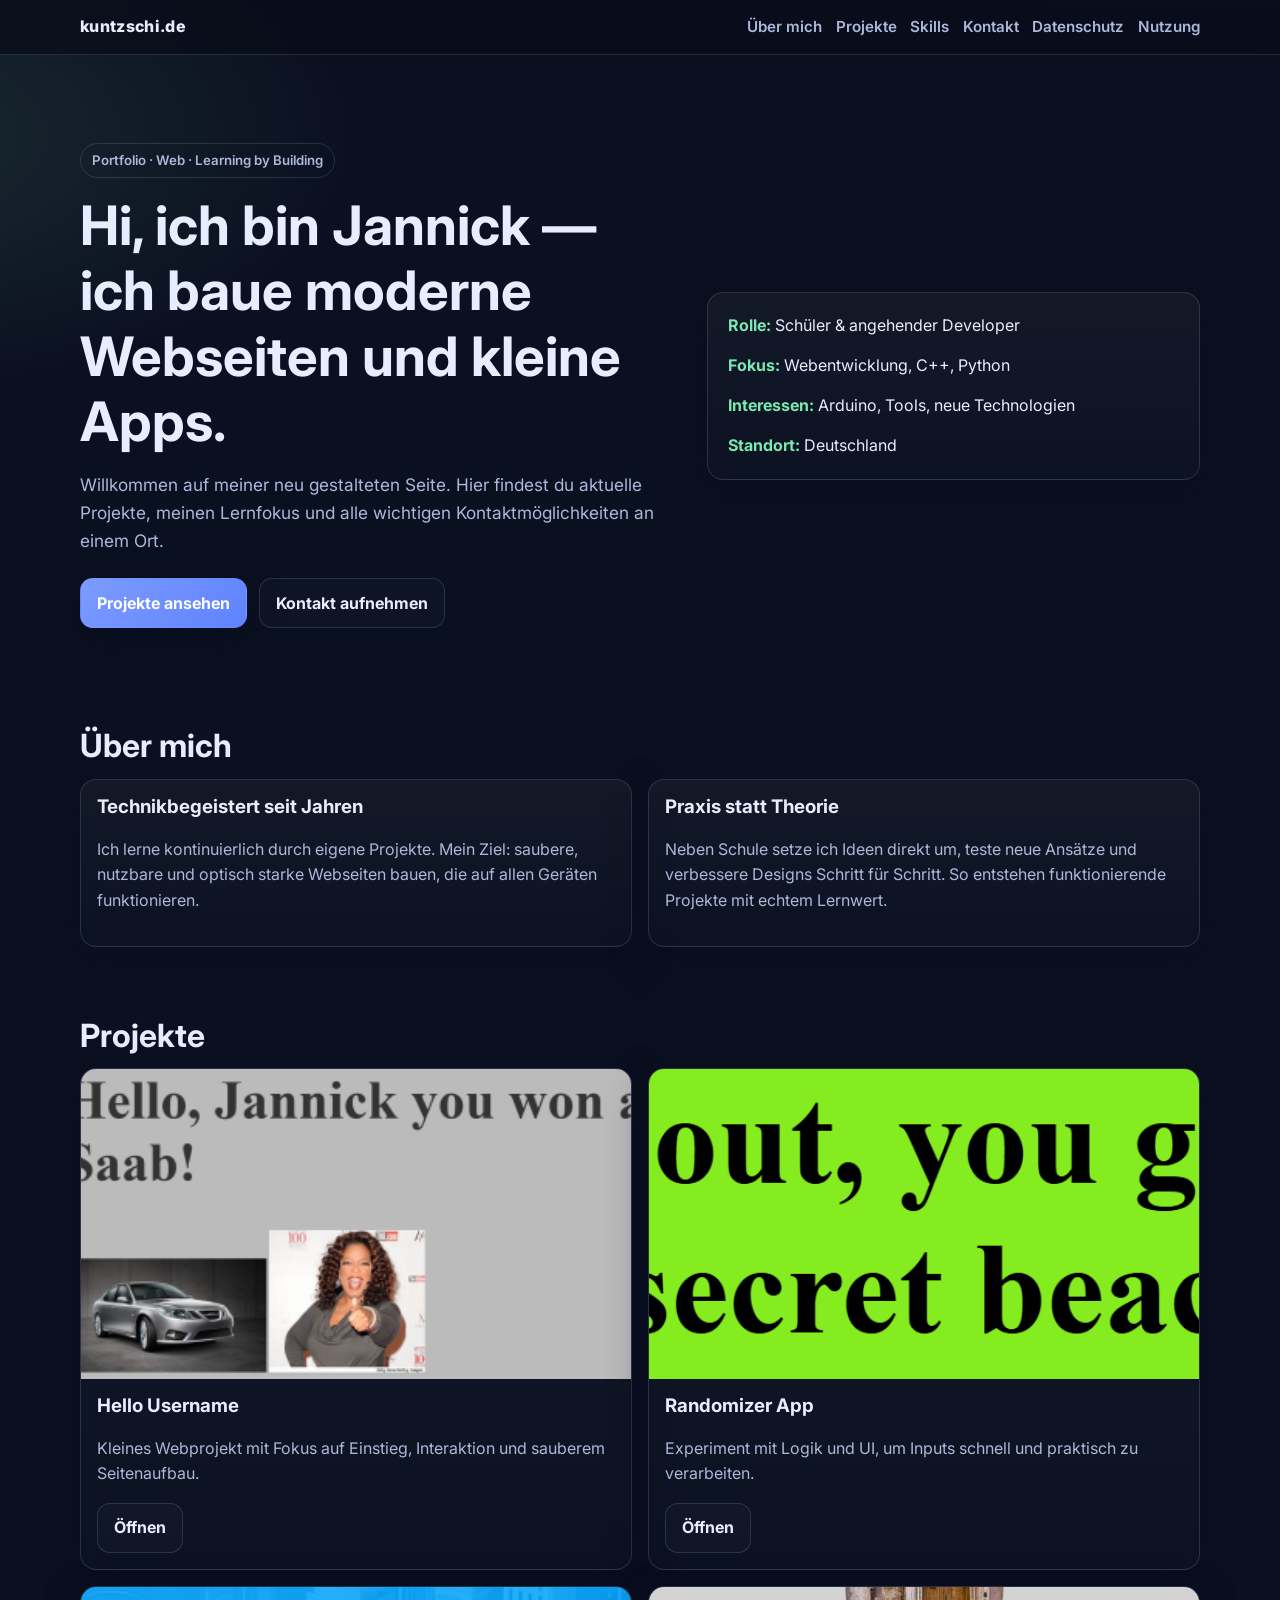
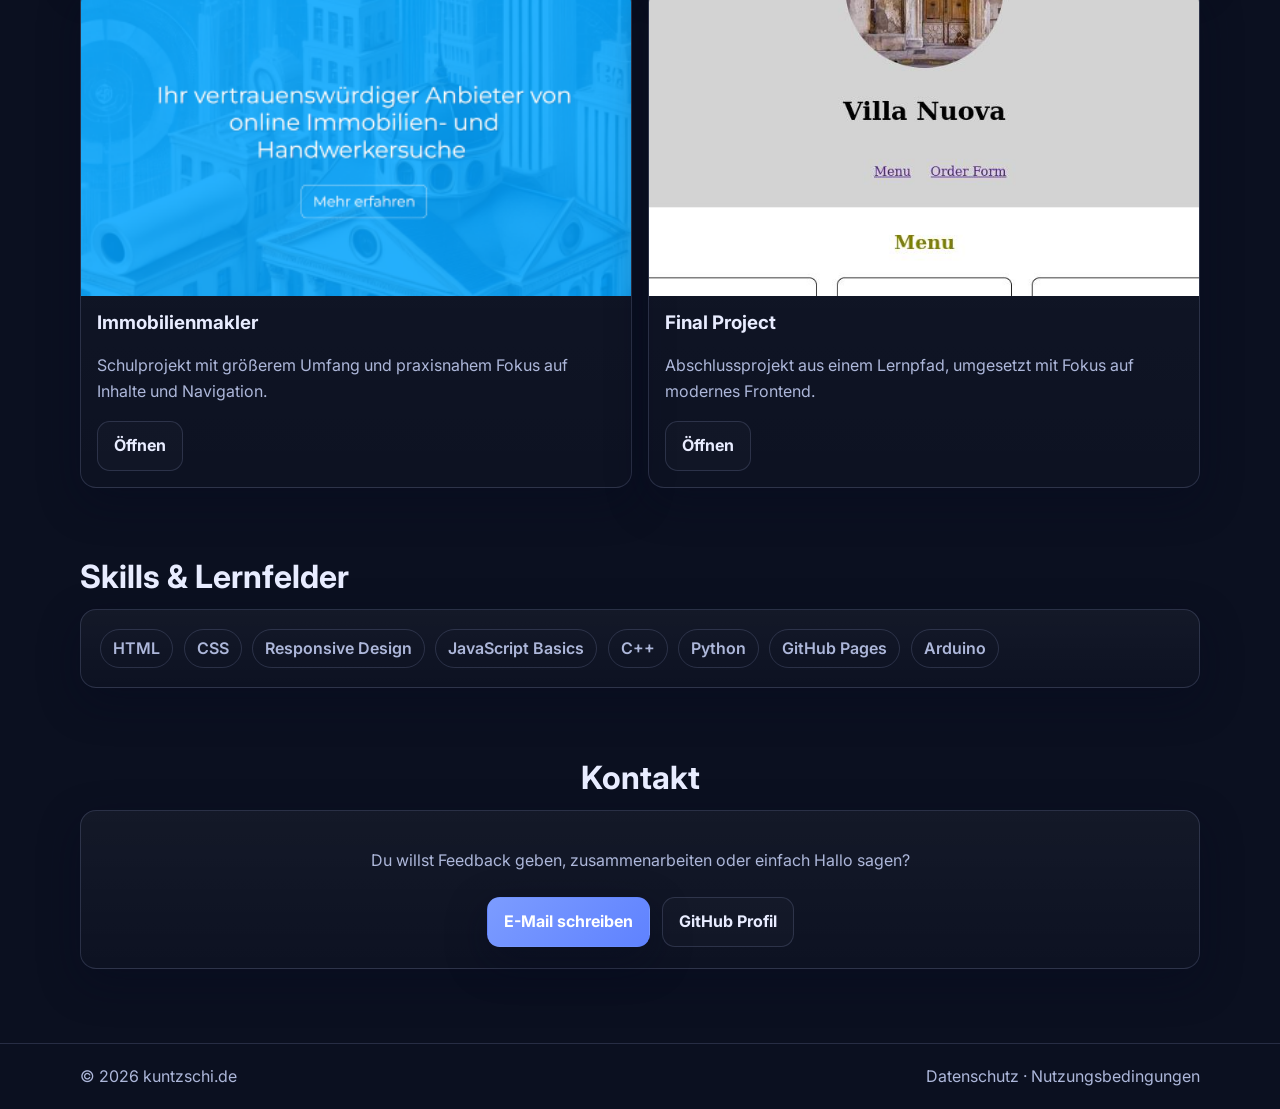
<file: index.html>
<!DOCTYPE html>
<html lang="de">
<head>
  <meta charset="utf-8">
  <meta name="viewport" content="width=device-width, initial-scale=1">
  <title>Kuntzschi.de | Portfolio</title>
  <meta name="description" content="Modernes Portfolio mit Projekten, Skills und Kontakt von Jannick.">
  <link rel="preconnect" href="https://fonts.googleapis.com">
  <link rel="preconnect" href="https://fonts.gstatic.com" crossorigin>
  <link href="https://fonts.googleapis.com/css2?family=Inter:wght@400;600;700;800&display=swap" rel="stylesheet">
  <link rel="stylesheet" href="assets/css/site.css">
</head>
<body>
  <header class="site-header">
    <div class="container">
      <a class="brand" href="index.html">kuntzschi.de</a>
      <nav class="nav" aria-label="Hauptnavigation">
        <a href="#about">Über mich</a>
        <a href="#projects">Projekte</a>
        <a href="#skills">Skills</a>
        <a href="#contact">Kontakt</a>
        <a href="privacy.html">Datenschutz</a>
        <a href="terms.html">Nutzung</a>
      </nav>
    </div>
  </header>

  <main>
    <section class="hero">
      <div class="container hero-grid">
        <div>
          <span class="kicker">Portfolio · Web · Learning by Building</span>
          <h1>Hi, ich bin Jannick — ich baue moderne Webseiten und kleine Apps.</h1>
          <p class="lead">Willkommen auf meiner neu gestalteten Seite. Hier findest du aktuelle Projekte, meinen Lernfokus und alle wichtigen Kontaktmöglichkeiten an einem Ort.</p>
          <div class="actions">
            <a class="button primary" href="#projects">Projekte ansehen</a>
            <a class="button ghost" href="mailto:Kontakt@kuntzschi.de">Kontakt aufnehmen</a>
          </div>
        </div>
        <aside class="stat-card" aria-label="Kurzprofil">
          <ul class="stat-list">
            <li><span>Rolle:</span> Schüler & angehender Developer</li>
            <li><span>Fokus:</span> Webentwicklung, C++, Python</li>
            <li><span>Interessen:</span> Arduino, Tools, neue Technologien</li>
            <li><span>Standort:</span> Deutschland</li>
          </ul>
        </aside>
      </div>
    </section>

    <section id="about">
      <div class="container">
        <h2>Über mich</h2>
        <div class="grid-2">
          <article class="card">
            <div class="card-content">
              <h3>Technikbegeistert seit Jahren</h3>
              <p>Ich lerne kontinuierlich durch eigene Projekte. Mein Ziel: saubere, nutzbare und optisch starke Webseiten bauen, die auf allen Geräten funktionieren.</p>
            </div>
          </article>
          <article class="card">
            <div class="card-content">
              <h3>Praxis statt Theorie</h3>
              <p>Neben Schule setze ich Ideen direkt um, teste neue Ansätze und verbessere Designs Schritt für Schritt. So entstehen funktionierende Projekte mit echtem Lernwert.</p>
            </div>
          </article>
        </div>
      </div>
    </section>

    <section id="projects">
      <div class="container">
        <h2>Projekte</h2>
        <div class="project-grid">
          <article class="card">
            <a href="https://kuntzschi112.github.io/Hello_username">
              <img class="project-thumb" src="assets/img/project-1.jpg" alt="Hello Username Projekt Vorschau">
            </a>
            <div class="card-content">
              <h3>Hello Username</h3>
              <p>Kleines Webprojekt mit Fokus auf Einstieg, Interaktion und sauberem Seitenaufbau.</p>
              <a class="button ghost" href="https://kuntzschi112.github.io/Hello_username">Öffnen</a>
            </div>
          </article>

          <article class="card">
            <a href="https://kuntzschi112.github.io/Randomizer_App">
              <img class="project-thumb" src="assets/img/project-2.jpg" alt="Randomizer App Vorschau">
            </a>
            <div class="card-content">
              <h3>Randomizer App</h3>
              <p>Experiment mit Logik und UI, um Inputs schnell und praktisch zu verarbeiten.</p>
              <a class="button ghost" href="https://kuntzschi112.github.io/Randomizer_App">Öffnen</a>
            </div>
          </article>

          <article class="card">
            <a href="https://kuntzschi112.github.io/Immobilienmakler">
              <img class="project-thumb" src="assets/img/project-3.jpg" alt="Immobilienmakler Projekt Vorschau">
            </a>
            <div class="card-content">
              <h3>Immobilienmakler</h3>
              <p>Schulprojekt mit größerem Umfang und praxisnahem Fokus auf Inhalte und Navigation.</p>
              <a class="button ghost" href="https://kuntzschi112.github.io/Immobilienmakler">Öffnen</a>
            </div>
          </article>

          <article class="card">
            <a href="https://kuntzschi112.github.io/Codedex/html/final_project">
              <img class="project-thumb" src="assets/img/project-4.jpg" alt="Final Project Vorschau">
            </a>
            <div class="card-content">
              <h3>Final Project</h3>
              <p>Abschlussprojekt aus einem Lernpfad, umgesetzt mit Fokus auf modernes Frontend.</p>
              <a class="button ghost" href="https://kuntzschi112.github.io/Codedex/html/final_project">Öffnen</a>
            </div>
          </article>
        </div>
      </div>
    </section>

    <section id="skills">
      <div class="container">
        <h2>Skills & Lernfelder</h2>
        <div class="card">
          <div class="card-content">
            <span class="skill-pill">HTML</span>
            <span class="skill-pill">CSS</span>
            <span class="skill-pill">Responsive Design</span>
            <span class="skill-pill">JavaScript Basics</span>
            <span class="skill-pill">C++</span>
            <span class="skill-pill">Python</span>
            <span class="skill-pill">GitHub Pages</span>
            <span class="skill-pill">Arduino</span>
          </div>
        </div>
      </div>
    </section>

    <section id="contact" class="contact">
      <div class="container">
        <h2>Kontakt</h2>
        <div class="doc-card">
          <p>Du willst Feedback geben, zusammenarbeiten oder einfach Hallo sagen?</p>
          <div class="actions" style="justify-content:center;">
            <a class="button primary" href="mailto:Kontakt@kuntzschi.de">E-Mail schreiben</a>
            <a class="button ghost" href="https://github.com/toxic-jannick">GitHub Profil</a>
          </div>
        </div>
      </div>
    </section>
  </main>

  <footer class="footer">
    <div class="container">
      <span>© 2026 kuntzschi.de</span>
      <div>
        <a href="privacy.html">Datenschutz</a> ·
        <a href="terms.html">Nutzungsbedingungen</a>
      </div>
    </div>
  </footer>
</body>
</html>
</file>
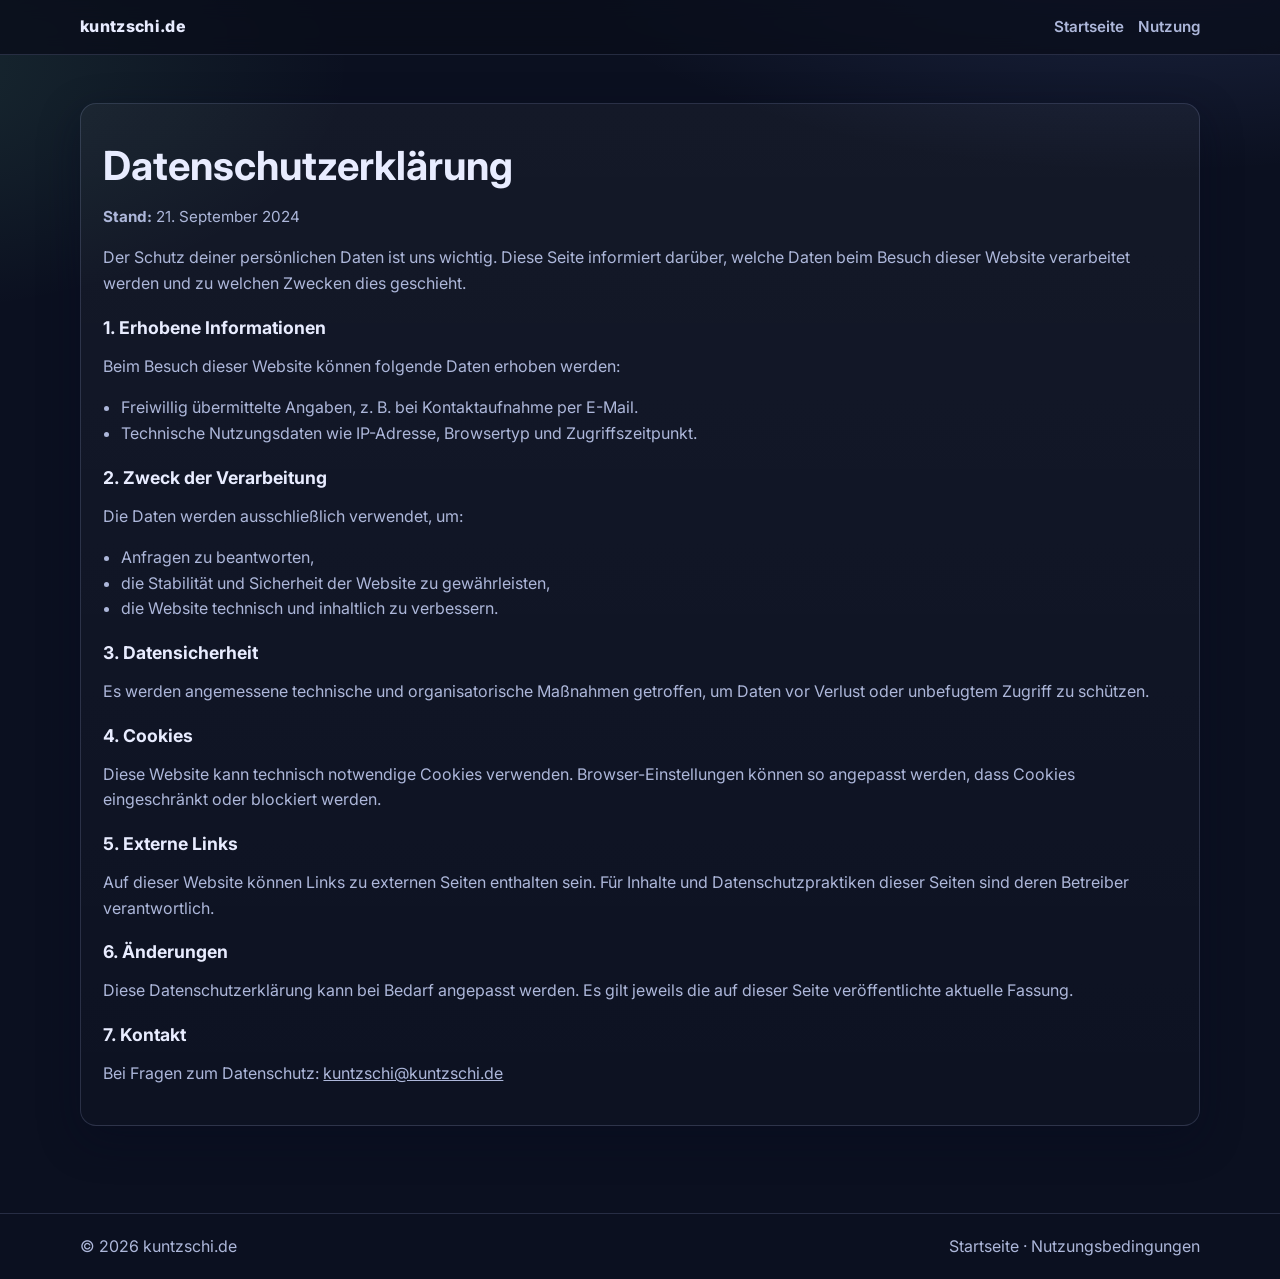
<file: privacy.html>
<!DOCTYPE html>
<html lang="de">
<head>
  <meta charset="utf-8">
  <meta name="viewport" content="width=device-width, initial-scale=1">
  <title>Datenschutzerklärung | Kuntzschi.de</title>
  <meta name="description" content="Datenschutzerklärung von Kuntzschi.de">
  <link rel="preconnect" href="https://fonts.googleapis.com">
  <link rel="preconnect" href="https://fonts.gstatic.com" crossorigin>
  <link href="https://fonts.googleapis.com/css2?family=Inter:wght@400;600;700;800&display=swap" rel="stylesheet">
  <link rel="stylesheet" href="assets/css/site.css">
</head>
<body>
  <header class="site-header">
    <div class="container">
      <a class="brand" href="index.html">kuntzschi.de</a>
      <nav class="nav" aria-label="Seitennavigation">
        <a href="index.html">Startseite</a>
        <a href="terms.html">Nutzung</a>
      </nav>
    </div>
  </header>

  <main class="doc-main">
    <div class="container">
      <article class="doc-card">
        <h1>Datenschutzerklärung</h1>
        <p class="doc-meta"><strong>Stand:</strong> 21. September 2024</p>
        <p>Der Schutz deiner persönlichen Daten ist uns wichtig. Diese Seite informiert darüber, welche Daten beim Besuch dieser Website verarbeitet werden und zu welchen Zwecken dies geschieht.</p>

        <h2>1. Erhobene Informationen</h2>
        <p>Beim Besuch dieser Website können folgende Daten erhoben werden:</p>
        <ul>
          <li>Freiwillig übermittelte Angaben, z. B. bei Kontaktaufnahme per E-Mail.</li>
          <li>Technische Nutzungsdaten wie IP-Adresse, Browsertyp und Zugriffszeitpunkt.</li>
        </ul>

        <h2>2. Zweck der Verarbeitung</h2>
        <p>Die Daten werden ausschließlich verwendet, um:</p>
        <ul>
          <li>Anfragen zu beantworten,</li>
          <li>die Stabilität und Sicherheit der Website zu gewährleisten,</li>
          <li>die Website technisch und inhaltlich zu verbessern.</li>
        </ul>

        <h2>3. Datensicherheit</h2>
        <p>Es werden angemessene technische und organisatorische Maßnahmen getroffen, um Daten vor Verlust oder unbefugtem Zugriff zu schützen.</p>

        <h2>4. Cookies</h2>
        <p>Diese Website kann technisch notwendige Cookies verwenden. Browser-Einstellungen können so angepasst werden, dass Cookies eingeschränkt oder blockiert werden.</p>

        <h2>5. Externe Links</h2>
        <p>Auf dieser Website können Links zu externen Seiten enthalten sein. Für Inhalte und Datenschutzpraktiken dieser Seiten sind deren Betreiber verantwortlich.</p>

        <h2>6. Änderungen</h2>
        <p>Diese Datenschutzerklärung kann bei Bedarf angepasst werden. Es gilt jeweils die auf dieser Seite veröffentlichte aktuelle Fassung.</p>

        <h2>7. Kontakt</h2>
        <p>Bei Fragen zum Datenschutz: <a href="mailto:kuntzschi@kuntzschi.de">kuntzschi@kuntzschi.de</a></p>
      </article>
    </div>
  </main>

  <footer class="footer">
    <div class="container">
      <span>© 2026 kuntzschi.de</span>
      <div>
        <a href="index.html">Startseite</a> ·
        <a href="terms.html">Nutzungsbedingungen</a>
      </div>
    </div>
  </footer>
</body>
</html>
</file>
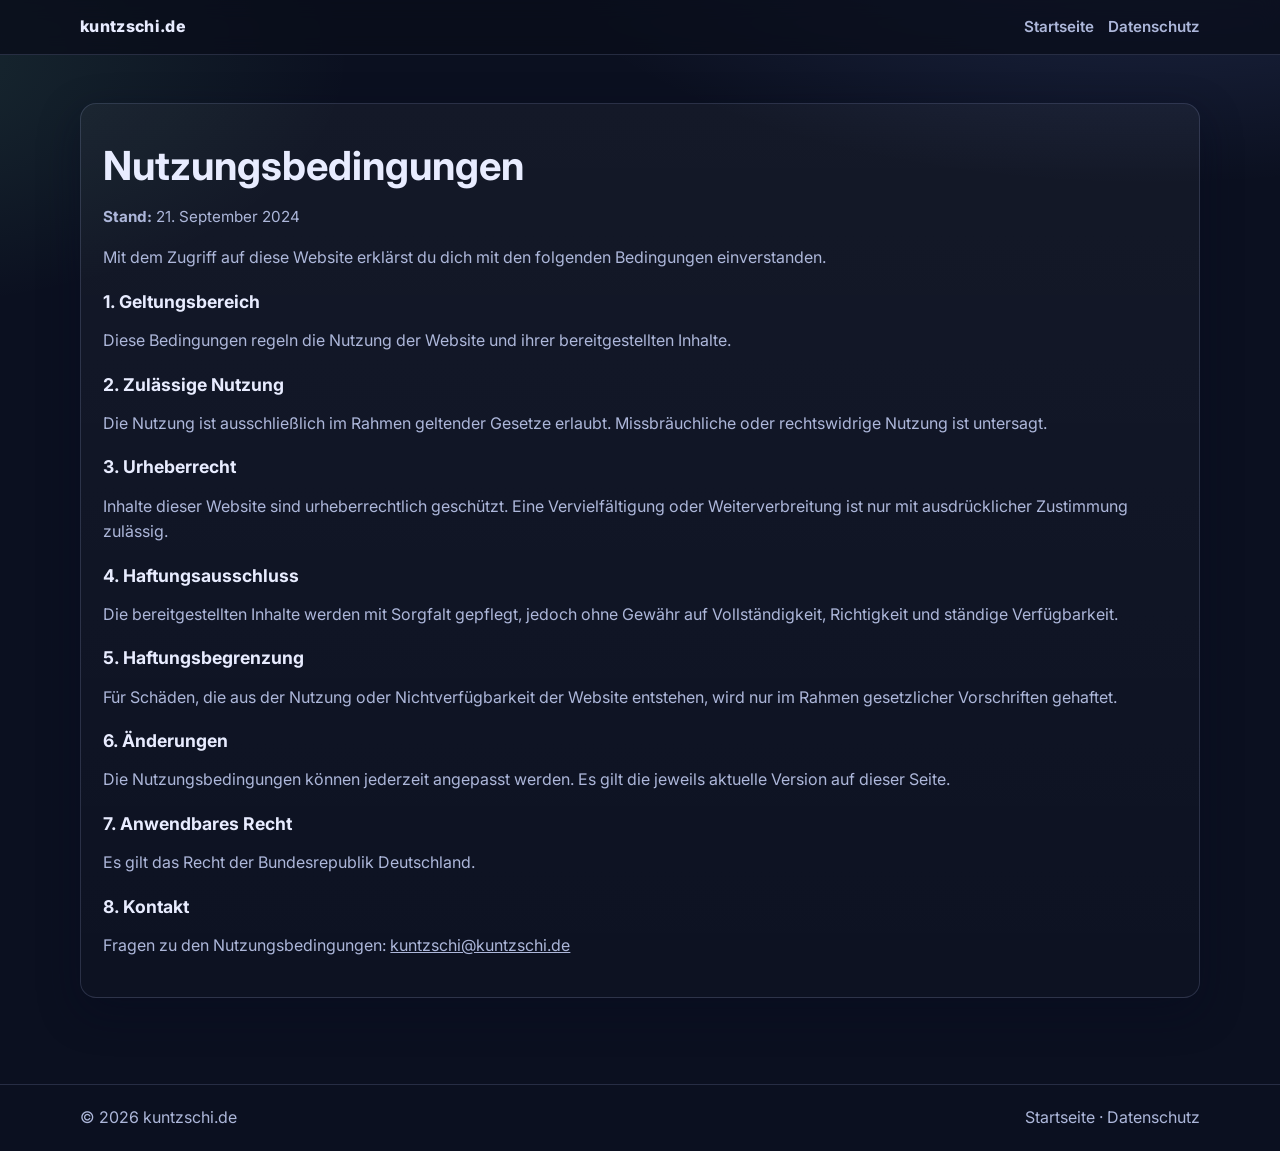
<file: terms.html>
<!DOCTYPE html>
<html lang="de">
<head>
  <meta charset="utf-8">
  <meta name="viewport" content="width=device-width, initial-scale=1">
  <title>Nutzungsbedingungen | Kuntzschi.de</title>
  <meta name="description" content="Nutzungsbedingungen von Kuntzschi.de">
  <link rel="preconnect" href="https://fonts.googleapis.com">
  <link rel="preconnect" href="https://fonts.gstatic.com" crossorigin>
  <link href="https://fonts.googleapis.com/css2?family=Inter:wght@400;600;700;800&display=swap" rel="stylesheet">
  <link rel="stylesheet" href="assets/css/site.css">
</head>
<body>
  <header class="site-header">
    <div class="container">
      <a class="brand" href="index.html">kuntzschi.de</a>
      <nav class="nav" aria-label="Seitennavigation">
        <a href="index.html">Startseite</a>
        <a href="privacy.html">Datenschutz</a>
      </nav>
    </div>
  </header>

  <main class="doc-main">
    <div class="container">
      <article class="doc-card">
        <h1>Nutzungsbedingungen</h1>
        <p class="doc-meta"><strong>Stand:</strong> 21. September 2024</p>
        <p>Mit dem Zugriff auf diese Website erklärst du dich mit den folgenden Bedingungen einverstanden.</p>

        <h2>1. Geltungsbereich</h2>
        <p>Diese Bedingungen regeln die Nutzung der Website und ihrer bereitgestellten Inhalte.</p>

        <h2>2. Zulässige Nutzung</h2>
        <p>Die Nutzung ist ausschließlich im Rahmen geltender Gesetze erlaubt. Missbräuchliche oder rechtswidrige Nutzung ist untersagt.</p>

        <h2>3. Urheberrecht</h2>
        <p>Inhalte dieser Website sind urheberrechtlich geschützt. Eine Vervielfältigung oder Weiterverbreitung ist nur mit ausdrücklicher Zustimmung zulässig.</p>

        <h2>4. Haftungsausschluss</h2>
        <p>Die bereitgestellten Inhalte werden mit Sorgfalt gepflegt, jedoch ohne Gewähr auf Vollständigkeit, Richtigkeit und ständige Verfügbarkeit.</p>

        <h2>5. Haftungsbegrenzung</h2>
        <p>Für Schäden, die aus der Nutzung oder Nichtverfügbarkeit der Website entstehen, wird nur im Rahmen gesetzlicher Vorschriften gehaftet.</p>

        <h2>6. Änderungen</h2>
        <p>Die Nutzungsbedingungen können jederzeit angepasst werden. Es gilt die jeweils aktuelle Version auf dieser Seite.</p>

        <h2>7. Anwendbares Recht</h2>
        <p>Es gilt das Recht der Bundesrepublik Deutschland.</p>

        <h2>8. Kontakt</h2>
        <p>Fragen zu den Nutzungsbedingungen: <a href="mailto:kuntzschi@kuntzschi.de">kuntzschi@kuntzschi.de</a></p>
      </article>
    </div>
  </main>

  <footer class="footer">
    <div class="container">
      <span>© 2026 kuntzschi.de</span>
      <div>
        <a href="index.html">Startseite</a> ·
        <a href="privacy.html">Datenschutz</a>
      </div>
    </div>
  </footer>
</body>
</html>
</file>
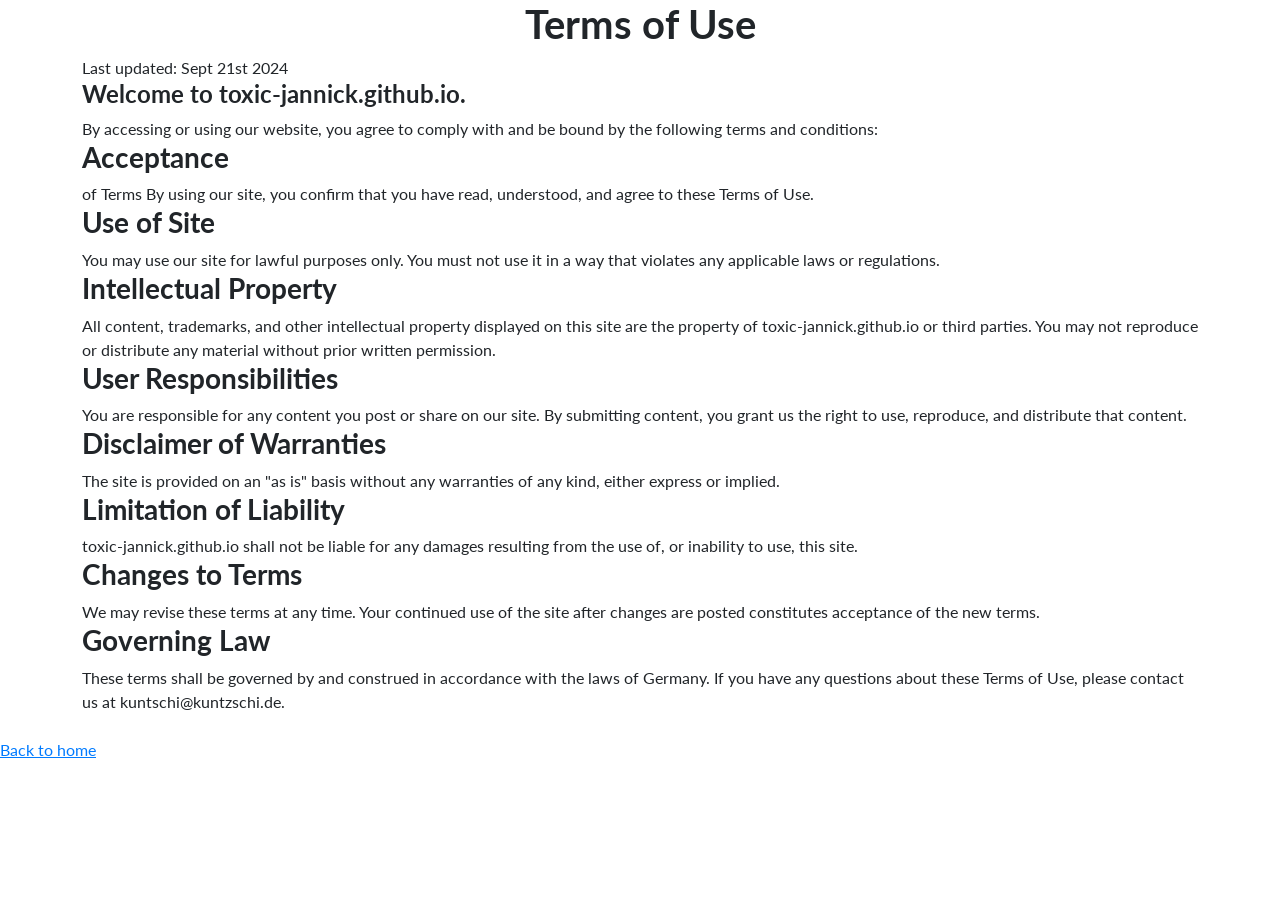
<file: untitled.html>
<!DOCTYPE html>
<html data-bs-theme="light" lang="de">

<head>
    <meta charset="utf-8">
    <meta name="viewport" content="width=device-width, initial-scale=1.0, shrink-to-fit=no">
    <title>toxic-jannick.github.io</title>
    <meta name="description" content="My homepage, hosted on Github">
    <link rel="stylesheet" href="assets/bootstrap/css/bootstrap.min.css">
    <link rel="stylesheet" href="https://fonts.googleapis.com/css?family=Lato:300,400,700,300italic,400italic,700italic&amp;display=swap">
    <link rel="stylesheet" href="assets/css/untitled.css">
</head>

<body><!DOCTYPE html>
<html lang="de">
<head>
    <meta charset="UTF-8">
    <meta name="viewport" content="width=device-width, initial-scale=1.0">
    <title>Nutzungsbedingungen</title>
    <link rel="stylesheet" href="assets/bootstrap/css/bootstrap.min.css">
</head>
<body>
    <div class="container">
<h1 style="text-align: center"> Terms of Use</h1>

Last updated: Sept 21st 2024

<h4> Welcome to toxic-jannick.github.io.</h4> By accessing or using our website, you agree to comply with and be bound by the following terms and conditions:

<h3> Acceptance</h3> of Terms By using our site, you confirm that you have read, understood, and agree to these Terms of Use.

<h3>Use of Site</h3> You may use our site for lawful purposes only. You must not use it in a way that violates any applicable laws or regulations.

<h3> Intellectual Property</h3> All content, trademarks, and other intellectual property displayed on this site are the property of toxic-jannick.github.io or third parties. You may not reproduce or distribute any material without prior written permission.

<h3> User Responsibilities</h3> You are responsible for any content you post or share on our site. By submitting content, you grant us the right to use, reproduce, and distribute that content.

<h3> Disclaimer of Warranties</h3> The site is provided on an "as is" basis without any warranties of any kind, either express or implied.

<h3> Limitation of Liability</h3> toxic-jannick.github.io shall not be liable for any damages resulting from the use of, or inability to use, this site.

<h3> Changes to Terms</h3> We may revise these terms at any time. Your continued use of the site after changes are posted constitutes acceptance of the new terms.

<h3> Governing Law</h3> These terms shall be governed by and construed in accordance with the laws of Germany.

If you have any questions about these Terms of Use, please contact us at kuntschi@kuntzschi.de.
        <br></br>

    
    </div>
</body>
</html>
<a href="#">Back to home</a>
    <script src="assets/bootstrap/js/bootstrap.min.js"></script>
</body>

</html>
</file>
<file: assets/css/site.css>
:root {
  --bg: #0b1020;
  --bg-soft: #111831;
  --card: #131c38;
  --text: #e8ecff;
  --muted: #adb7da;
  --primary: #7c9cff;
  --primary-strong: #5f82ff;
  --ring: rgba(124, 156, 255, 0.35);
  --border: rgba(185, 197, 255, 0.16);
  --ok: #7be8b1;
  --shadow: 0 14px 40px rgba(7, 12, 31, 0.45);
}

* {
  box-sizing: border-box;
}

html,
body {
  margin: 0;
  padding: 0;
}

body {
  font-family: "Inter", "Segoe UI", Roboto, Arial, sans-serif;
  line-height: 1.6;
  background:
    radial-gradient(1100px 500px at 90% -10%, rgba(124, 156, 255, 0.2), transparent 60%),
    radial-gradient(800px 420px at -10% 5%, rgba(123, 232, 177, 0.12), transparent 60%),
    var(--bg);
  color: var(--text);
}

a {
  color: inherit;
}

.container {
  width: min(1120px, 92%);
  margin: 0 auto;
}

.site-header {
  position: sticky;
  top: 0;
  z-index: 100;
  background: rgba(9, 13, 26, 0.78);
  border-bottom: 1px solid var(--border);
  backdrop-filter: blur(10px);
}

.site-header .container {
  display: flex;
  align-items: center;
  justify-content: space-between;
  padding: 0.9rem 0;
  gap: 1rem;
  flex-wrap: wrap;
}

.brand {
  font-weight: 800;
  text-decoration: none;
  letter-spacing: 0.02em;
}

.nav {
  display: flex;
  gap: 0.85rem;
  flex-wrap: wrap;
}

.nav a {
  text-decoration: none;
  color: var(--muted);
  font-weight: 600;
  font-size: 0.95rem;
}

.nav a:hover,
.nav a:focus-visible {
  color: var(--text);
}

.hero {
  padding: 5.5rem 0 4rem;
}

.hero-grid {
  display: grid;
  grid-template-columns: 1.1fr 0.9fr;
  gap: 1.5rem;
  align-items: center;
}

.kicker {
  display: inline-flex;
  align-items: center;
  padding: 0.35rem 0.7rem;
  border: 1px solid var(--border);
  border-radius: 999px;
  color: var(--muted);
  font-size: 0.83rem;
  font-weight: 600;
}

h1,
h2,
h3 {
  line-height: 1.2;
  margin-top: 0;
}

h1 {
  font-size: clamp(2rem, 5vw, 3.4rem);
  margin: 0.95rem 0;
}

h2 {
  font-size: clamp(1.35rem, 2.7vw, 2rem);
  margin-bottom: 0.8rem;
}

.lead {
  color: var(--muted);
  font-size: 1.08rem;
  max-width: 60ch;
}

.actions {
  margin-top: 1.5rem;
  display: flex;
  gap: 0.75rem;
  flex-wrap: wrap;
}

.button {
  display: inline-flex;
  align-items: center;
  justify-content: center;
  text-decoration: none;
  padding: 0.7rem 1rem;
  border-radius: 0.8rem;
  font-weight: 700;
  border: 1px solid transparent;
}

.button.primary {
  background: linear-gradient(135deg, var(--primary), var(--primary-strong));
  color: #fff;
  box-shadow: var(--shadow);
}

.button.ghost {
  border-color: var(--border);
  color: var(--text);
  background: rgba(255, 255, 255, 0.02);
}

.button:hover,
.button:focus-visible {
  transform: translateY(-1px);
}

.stat-card,
.card,
.doc-card {
  background: linear-gradient(180deg, rgba(255, 255, 255, 0.04), rgba(255, 255, 255, 0.01));
  border: 1px solid var(--border);
  border-radius: 1rem;
  box-shadow: var(--shadow);
}

.stat-card {
  padding: 1.25rem;
}

.stat-list {
  margin: 0;
  padding: 0;
  list-style: none;
  display: grid;
  gap: 0.9rem;
}

.stat-list li span {
  color: var(--ok);
  font-weight: 700;
}

section {
  padding: 2.2rem 0;
}

.grid-2,
.grid-3,
.project-grid {
  display: grid;
  gap: 1rem;
}

.grid-2 {
  grid-template-columns: repeat(2, minmax(0, 1fr));
}

.grid-3 {
  grid-template-columns: repeat(3, minmax(0, 1fr));
}

.project-grid {
  grid-template-columns: repeat(2, minmax(0, 1fr));
}

.card {
  overflow: hidden;
}

.card-content {
  padding: 1rem;
}

.card p,
.doc-card p,
.doc-card li {
  color: var(--muted);
}

.project-thumb {
  width: 100%;
  aspect-ratio: 16 / 9;
  object-fit: cover;
  display: block;
}

.skill-pill {
  display: inline-flex;
  border: 1px solid var(--border);
  border-radius: 999px;
  padding: 0.35rem 0.75rem;
  font-weight: 600;
  color: var(--muted);
  margin: 0.2rem;
}

.contact {
  text-align: center;
}

.contact .doc-card {
  padding: 1.3rem;
}

.footer {
  border-top: 1px solid var(--border);
  margin-top: 2.4rem;
  color: var(--muted);
}

.footer .container {
  padding: 1.25rem 0;
  display: flex;
  justify-content: space-between;
  gap: 0.8rem;
  flex-wrap: wrap;
}

.footer a {
  text-decoration: none;
}

.footer a:hover,
.footer a:focus-visible {
  color: var(--text);
}

.doc-main {
  padding: 3rem 0;
}

.doc-card {
  padding: 1.4rem;
}

.doc-card h1 {
  margin-bottom: 0.6rem;
  font-size: clamp(1.7rem, 3.8vw, 2.5rem);
}

.doc-card h2 {
  margin-top: 1.25rem;
  margin-bottom: 0.45rem;
  font-size: 1.1rem;
}

.doc-card ul {
  padding-left: 1.1rem;
}

.doc-meta {
  color: var(--muted);
  font-size: 0.95rem;
}

@media (max-width: 900px) {
  .hero-grid,
  .grid-2,
  .grid-3,
  .project-grid {
    grid-template-columns: 1fr;
  }

  .hero {
    padding-top: 4rem;
  }
}

@media (prefers-reduced-motion: reduce) {
  *,
  *::before,
  *::after {
    animation: none !important;
    transition: none !important;
    scroll-behavior: auto !important;
  }
}
</file>
<file: assets/css/untitled.css>
h1 {
}
</file>
